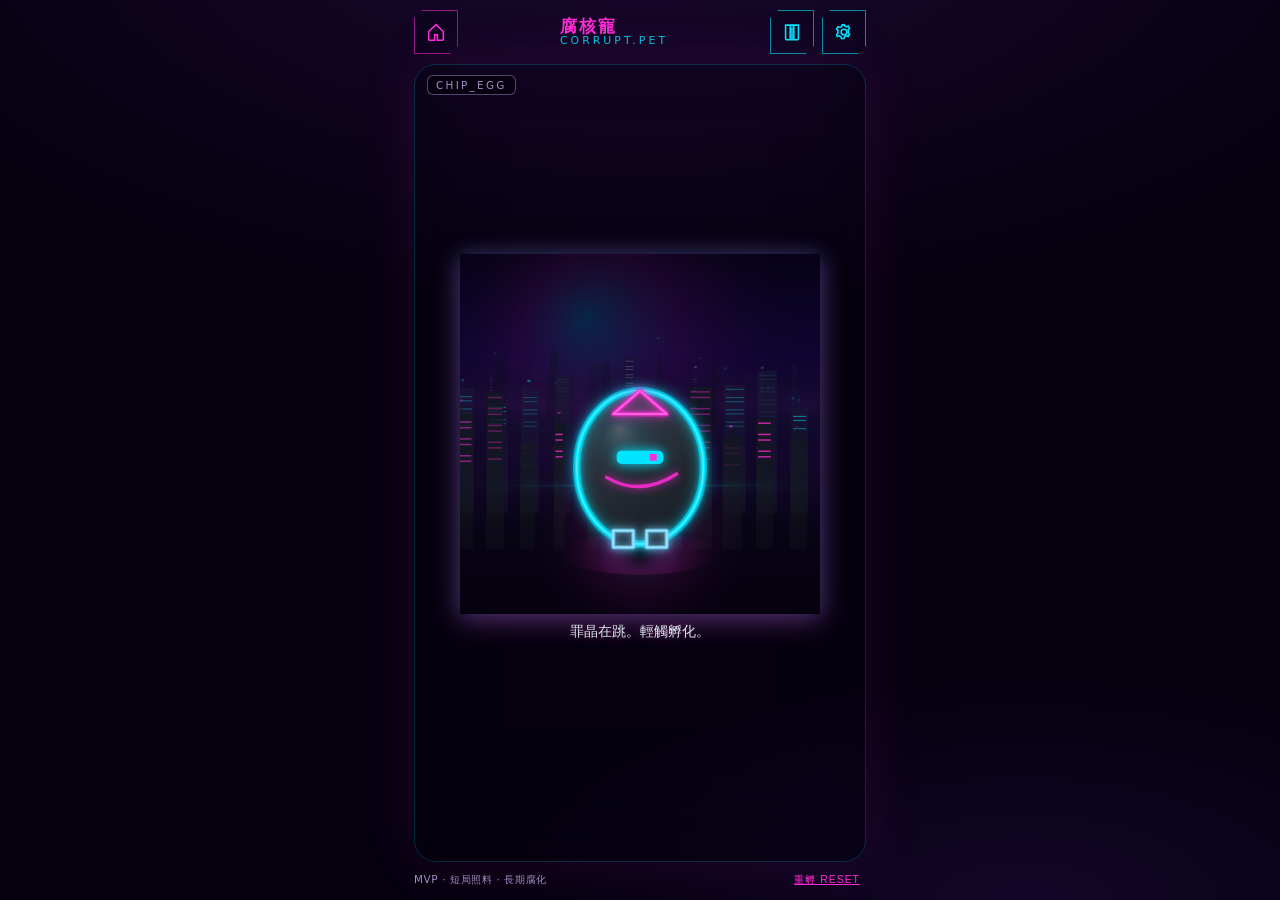
<file: index.html>
<!DOCTYPE html>
<html lang="zh-Hant-HK">
<head>
<meta charset="utf-8">
<meta name="viewport" content="width=device-width, initial-scale=1, maximum-scale=1, user-scalable=no, viewport-fit=cover">
<meta name="theme-color" content="#05010f">
<meta name="robots" content="noindex,nofollow">
<meta name="description" content="腐核寵 CORRUPT.PET — raise a cyber pet that gets worse. Cyber Hub MVP.">
<title>腐核寵 CORRUPT.PET</title>
<link rel="icon" href="data:image/svg+xml,%3Csvg xmlns='http://www.w3.org/2000/svg' viewBox='0 0 32 32'%3E%3Crect width='32' height='32' fill='%2305010f'/%3E%3Cpath d='M8 22 L16 6 L24 22 Z' fill='%231a1e28' stroke='%23ff2bd6' stroke-width='1.5'/%3E%3Ccircle cx='16' cy='16' r='2' fill='%2300e5ff'/%3E%3C/svg%3E">
<link rel="stylesheet" href="./css/game.css?v=0.1.3b">
</head>
<body>
<div id="app">
  <header class="topbar">
    <button type="button" class="ibar" id="btn-home" aria-label="返回主頁">
      <svg viewBox="0 0 24 24" aria-hidden="true"><path d="M4 11.5L12 4l8 7.5V20a1 1 0 0 1-1 1h-5.5v-6h-3v6H5a1 1 0 0 1-1-1v-8.5z"/></svg>
    </button>
    <div class="brand">
      <span class="brand-zh">腐核寵</span>
      <span class="brand-en">CORRUPT.PET</span>
    </div>
    <div class="top-actions">
      <button type="button" class="ibar" id="btn-howto" aria-label="玩法說明">
        <svg viewBox="0 0 24 24" aria-hidden="true"><path d="M5 4.5h6.5A2.5 2.5 0 0 1 14 7v13.5H7A2 2 0 0 1 5 18.5v-14zM19 4.5h-6.5A2.5 2.5 0 0 0 10 7v13.5h7A2 2 0 0 0 19 18.5v-14z"/><path d="M12 7.2v13"/></svg>
      </button>
      <button type="button" class="ibar" id="btn-gear" aria-label="設定">
        <svg viewBox="0 0 24 24" aria-hidden="true"><circle cx="12" cy="12" r="3.1"/><path d="M12 3.4l.7 2.1a6.8 6.8 0 0 1 1.9.8l2.1-.8 1.4 2.4-1.6 1.5c.2.6.3 1.2.3 1.8s-.1 1.2-.3 1.8l1.6 1.5-1.4 2.4-2.1-.8a6.8 6.8 0 0 1-1.9.8l-.7 2.1h-2.8l-.7-2.1a6.8 6.8 0 0 1-1.9-.8l-2.1.8L3.9 15l1.6-1.5A6.8 6.8 0 0 1 5.2 12c0-.6.1-1.2.3-1.8L3.9 8.7 5.3 6.3l2.1.8a6.8 6.8 0 0 1 1.9-.8l.7-2.1H12z"/></svg>
      </button>
    </div>
  </header>

  <main class="stage">
    <canvas id="pet" width="360" height="360" aria-label="pet silhouette"></canvas>
    <div id="form-tag" class="form-tag">CHIP_EGG</div>
    <p id="status" class="status" aria-live="polite">罪晶在跳。輕觸孵化。</p>
  </main>

  <section id="meters" class="meters hidden" aria-label="care meters">
    <div class="meter" data-key="hunger"><span class="m-label">飢餓</span><div class="m-track"><i></i></div><span class="m-val">0</span></div>
    <div class="meter" data-key="stability"><span class="m-label">穩定</span><div class="m-track"><i></i></div><span class="m-val">0</span></div>
    <div class="meter" data-key="heat"><span class="m-label">熱</span><div class="m-track"><i></i></div><span class="m-val">0</span></div>
    <div class="meter" data-key="loyalty"><span class="m-label">忠誠</span><div class="m-track"><i></i></div><span class="m-val">0</span></div>
    <div class="meter" data-key="glitch"><span class="m-label">毛刺</span><div class="m-track"><i></i></div><span class="m-val">0</span></div>
  </section>

  <nav id="actions" class="actions hidden" aria-label="care actions">
    <button type="button" data-act="feed">餵食<span>FEED</span></button>
    <button type="button" data-act="neglect">忽視<span>NEGLECT</span></button>
    <button type="button" data-act="inject">注入<span>INJECT</span></button>
    <button type="button" data-act="jackin">插線<span>JACK-IN</span></button>
    <button type="button" data-act="punish">懲罰<span>PUNISH</span></button>
  </nav>

  <footer class="foot">
    <span id="hint">MVP · 短局照料 · 長期腐化</span>
    <button type="button" id="btn-reset" class="linkish">重孵 RESET</button>
  </footer>
</div>

<div id="jackin-modal" class="modal hidden" role="dialog" aria-modal="true" aria-labelledby="jackin-title">
  <div class="modal-card">
    <h2 id="jackin-title">插線 JACK-IN</h2>
    <p id="jackin-copy">在亮區放開。</p>
    <div class="jack-track" id="jack-track">
      <div class="jack-zone" id="jack-zone"></div>
      <div class="jack-needle" id="jack-needle"></div>
    </div>
    <button type="button" id="jack-tap" class="neon-btn">鎖定 LOCK</button>
    <button type="button" id="jack-cancel" class="ghost-btn">中止</button>
  </div>
</div>

<div id="melt-modal" class="modal hidden" role="dialog" aria-modal="true">
  <div class="modal-card danger">
    <h2 id="melt-title">熔毀 MELT</h2>
    <p id="melt-copy">焦黑晶渣。還要再養一隻更壞的嗎？</p>
    <button type="button" id="btn-rehatch" class="neon-btn">重孵 RE-HATCH</button>
  </div>
</div>

<div id="sheet-howto" class="sheet hidden" role="dialog" aria-modal="true">
  <div class="sheet-card">
    <h2 id="howto-title">玩法</h2>
    <p id="howto-copy"></p>
    <button type="button" id="howto-close" class="neon-btn">知道啦</button>
  </div>
</div>
<div id="sheet-gear" class="sheet hidden" role="dialog" aria-modal="true">
  <div class="sheet-card">
    <h2>設定</h2>
    <div class="top-actions">
      <button type="button" id="btn-lang" class="chip" aria-label="Language">中 / EN</button>
      <button type="button" id="btn-mute" class="chip" aria-pressed="false">♪</button>
    </div>
    <button type="button" id="gear-close" class="ghost-btn">關閉</button>
    <a class="linkish privacy-link" href="./privacy.html">私隱 PRIVACY</a>
  </div>
</div>

<script type="module" src="./js/main.js?v=0.1.4"></script>
</body>
</html>
</file>
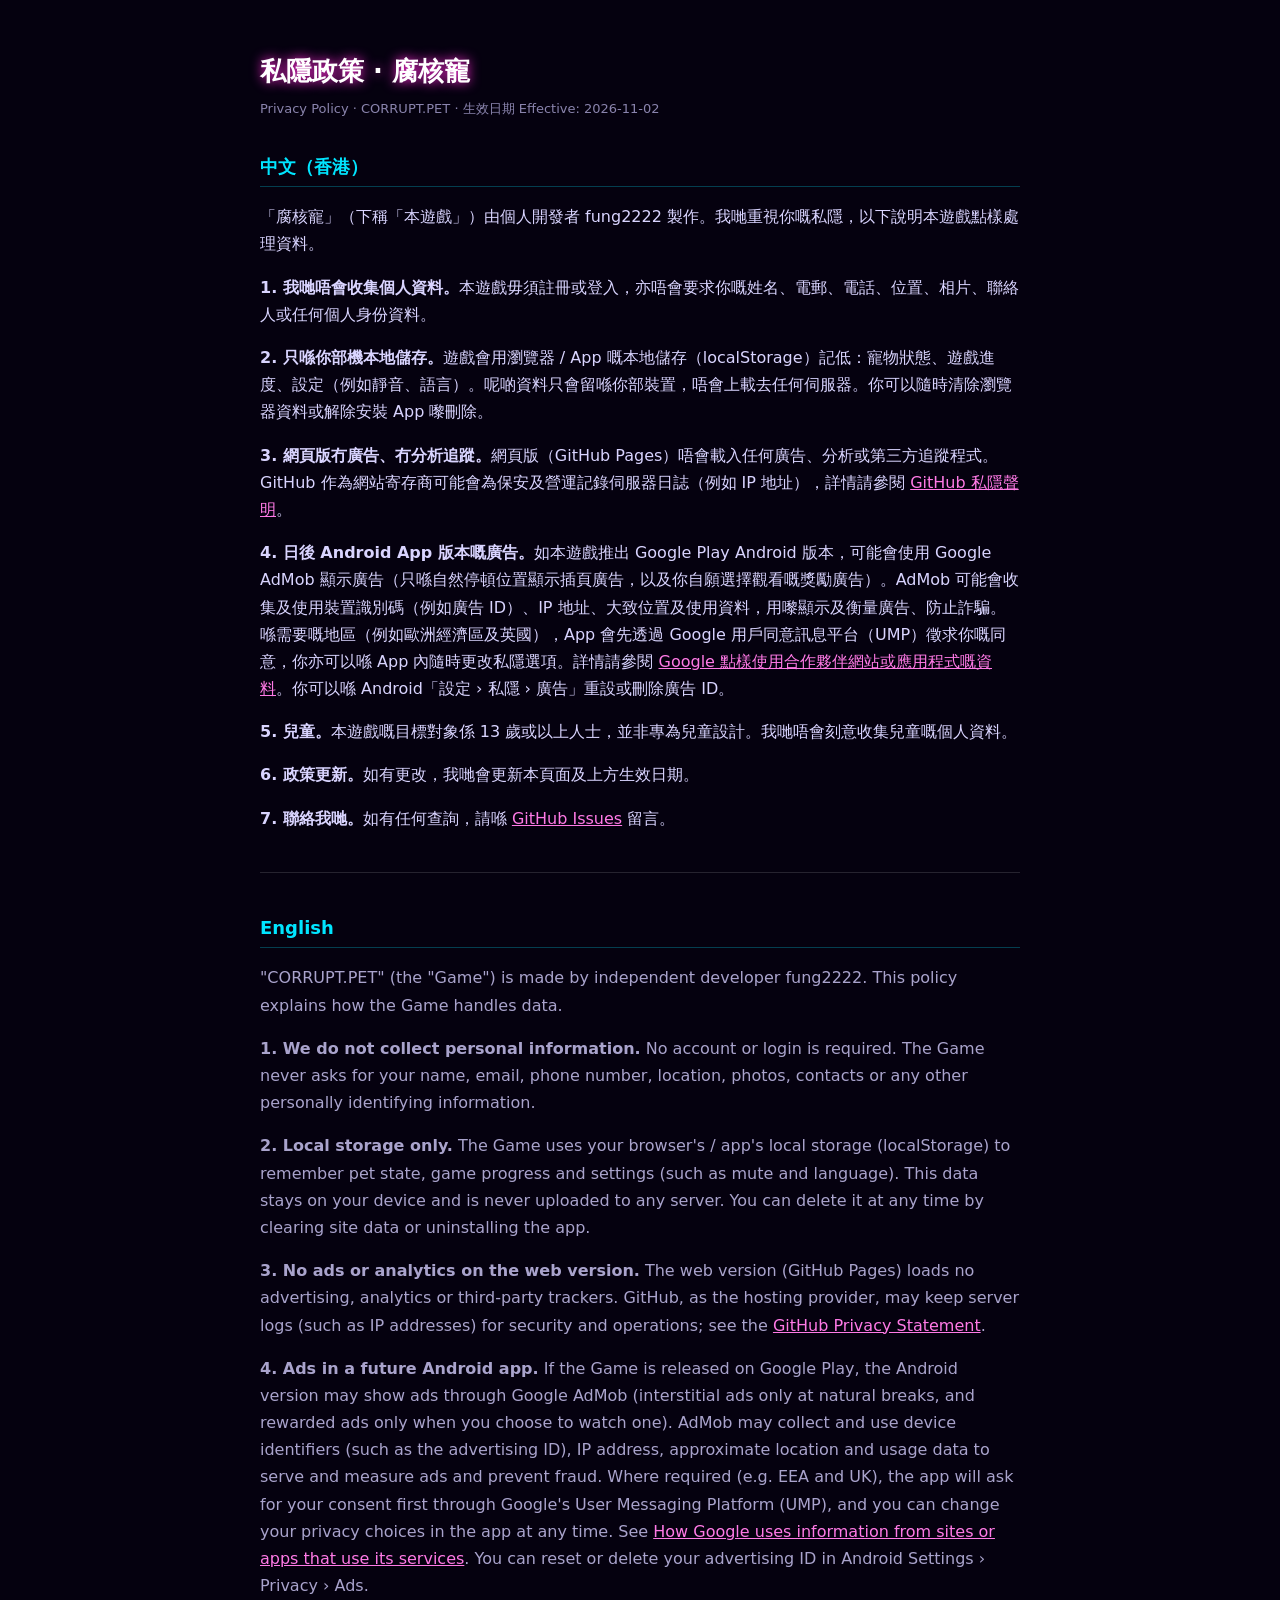
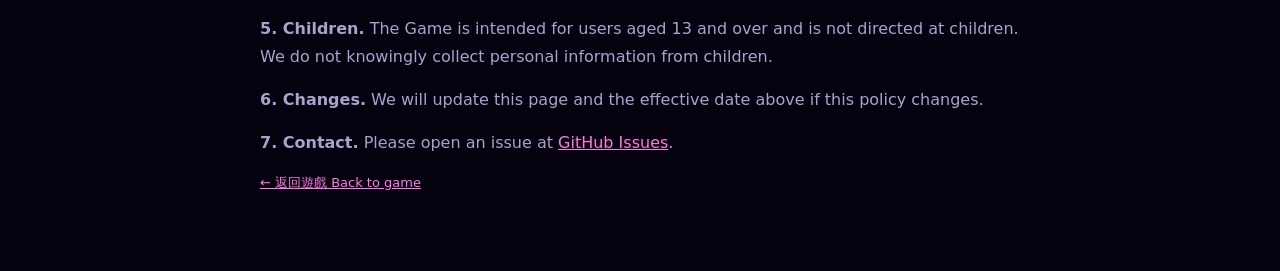
<file: privacy.html>
<!DOCTYPE html>
<html lang="zh-Hant-HK">
<head>
<meta charset="utf-8">
<meta name="viewport" content="width=device-width, initial-scale=1">
<meta name="robots" content="noindex,nofollow">
<title>私隱政策 Privacy Policy · 腐核寵 CORRUPT.PET</title>
<style>
  body { margin: 0; background: #05010f; color: #d9d4ff; font: 16px/1.7 system-ui, -apple-system, "Noto Sans TC", "PingFang HK", sans-serif; }
  main { max-width: 760px; margin: 0 auto; padding: 32px 20px 64px; }
  h1 { color: #fff; font-size: 26px; text-shadow: 0 0 12px #ff2bd6; margin-bottom: 4px; }
  h2 { color: #00e5ff; font-size: 18px; margin-top: 32px; border-bottom: 1px solid #00e5ff44; padding-bottom: 4px; }
  .en { color: #a9a3cc; }
  a { color: #ff7ae6; }
  .meta { color: #8a84ad; font-size: 13px; }
  hr { border: 0; border-top: 1px solid #ffffff22; margin: 40px 0; }
</style>
</head>
<body>
<main>
<h1>私隱政策 · 腐核寵</h1>
<div class="meta">Privacy Policy · CORRUPT.PET · 生效日期 Effective: 2026-11-02</div>

<h2>中文（香港）</h2>
<p>「腐核寵」（下稱「本遊戲」）由個人開發者 fung2222 製作。我哋重視你嘅私隱，以下說明本遊戲點樣處理資料。</p>
<p><b>1. 我哋唔會收集個人資料。</b>本遊戲毋須註冊或登入，亦唔會要求你嘅姓名、電郵、電話、位置、相片、聯絡人或任何個人身份資料。</p>
<p><b>2. 只喺你部機本地儲存。</b>遊戲會用瀏覽器 / App 嘅本地儲存（localStorage）記低：寵物狀態、遊戲進度、設定（例如靜音、語言）。呢啲資料只會留喺你部裝置，唔會上載去任何伺服器。你可以隨時清除瀏覽器資料或解除安裝 App 嚟刪除。</p>
<p><b>3. 網頁版冇廣告、冇分析追蹤。</b>網頁版（GitHub Pages）唔會載入任何廣告、分析或第三方追蹤程式。GitHub 作為網站寄存商可能會為保安及營運記錄伺服器日誌（例如 IP 地址），詳情請參閱 <a href="https://docs.github.com/site-policy/privacy-policies/github-general-privacy-statement">GitHub 私隱聲明</a>。</p>
<p><b>4. 日後 Android App 版本嘅廣告。</b>如本遊戲推出 Google Play Android 版本，可能會使用 Google AdMob 顯示廣告（只喺自然停頓位置顯示插頁廣告，以及你自願選擇觀看嘅獎勵廣告）。AdMob 可能會收集及使用裝置識別碼（例如廣告 ID）、IP 地址、大致位置及使用資料，用嚟顯示及衡量廣告、防止詐騙。喺需要嘅地區（例如歐洲經濟區及英國），App 會先透過 Google 用戶同意訊息平台（UMP）徵求你嘅同意，你亦可以喺 App 內隨時更改私隱選項。詳情請參閱 <a href="https://policies.google.com/technologies/partner-sites">Google 點樣使用合作夥伴網站或應用程式嘅資料</a>。你可以喺 Android「設定 › 私隱 › 廣告」重設或刪除廣告 ID。</p>
<p><b>5. 兒童。</b>本遊戲嘅目標對象係 13 歲或以上人士，並非專為兒童設計。我哋唔會刻意收集兒童嘅個人資料。</p>
<p><b>6. 政策更新。</b>如有更改，我哋會更新本頁面及上方生效日期。</p>
<p><b>7. 聯絡我哋。</b>如有任何查詢，請喺 <a href="https://github.com/fung2222/corrupt-pet/issues">GitHub Issues</a> 留言。</p>

<hr>
<h2>English</h2>
<div class="en">
<p>"CORRUPT.PET" (the "Game") is made by independent developer fung2222. This policy explains how the Game handles data.</p>
<p><b>1. We do not collect personal information.</b> No account or login is required. The Game never asks for your name, email, phone number, location, photos, contacts or any other personally identifying information.</p>
<p><b>2. Local storage only.</b> The Game uses your browser's / app's local storage (localStorage) to remember pet state, game progress and settings (such as mute and language). This data stays on your device and is never uploaded to any server. You can delete it at any time by clearing site data or uninstalling the app.</p>
<p><b>3. No ads or analytics on the web version.</b> The web version (GitHub Pages) loads no advertising, analytics or third-party trackers. GitHub, as the hosting provider, may keep server logs (such as IP addresses) for security and operations; see the <a href="https://docs.github.com/site-policy/privacy-policies/github-general-privacy-statement">GitHub Privacy Statement</a>.</p>
<p><b>4. Ads in a future Android app.</b> If the Game is released on Google Play, the Android version may show ads through Google AdMob (interstitial ads only at natural breaks, and rewarded ads only when you choose to watch one). AdMob may collect and use device identifiers (such as the advertising ID), IP address, approximate location and usage data to serve and measure ads and prevent fraud. Where required (e.g. EEA and UK), the app will ask for your consent first through Google's User Messaging Platform (UMP), and you can change your privacy choices in the app at any time. See <a href="https://policies.google.com/technologies/partner-sites">How Google uses information from sites or apps that use its services</a>. You can reset or delete your advertising ID in Android Settings › Privacy › Ads.</p>
<p><b>5. Children.</b> The Game is intended for users aged 13 and over and is not directed at children. We do not knowingly collect personal information from children.</p>
<p><b>6. Changes.</b> We will update this page and the effective date above if this policy changes.</p>
<p><b>7. Contact.</b> Please open an issue at <a href="https://github.com/fung2222/corrupt-pet/issues">GitHub Issues</a>.</p>
</div>
<p class="meta"><a href="./">← 返回遊戲 Back to game</a></p>
</main>
</body>
</html>
</file>
<file: css/game.css>
:root {
  --bg: #05010f;
  --gun-deep: #1a1e28;
  --gun-mid: #2a303a;
  --cyan: #00e5ff;
  --cyan-soft: #7ad7ff;
  --magenta: #ff2bd6;
  --alert: #ff3b5c;
  --toxic: #7cff3a;
  --purple: #9a93bf;
  --white-cyan: #e8ffff;
  --safe: #00e5ff;
  --danger: #ff3b5c;
  --font: ui-sans-serif, system-ui, "PingFang HK", "Noto Sans TC", sans-serif;
}

* { box-sizing: border-box; -webkit-tap-highlight-color: transparent; }
html, body {
  margin: 0; height: 100%; background: var(--bg); color: var(--white-cyan);
  font-family: var(--font); overflow: hidden;
}
body {
  background:
    radial-gradient(120% 80% at 50% -10%, #1a0830 0%, transparent 55%),
    radial-gradient(80% 50% at 80% 100%, #120628 0%, transparent 50%),
    var(--bg);
}

#app {
  max-width: 480px; margin: 0 auto; min-height: 100%;
  min-height: 100dvh; display: flex; flex-direction: column;
  padding: max(10px, env(safe-area-inset-top)) 14px max(12px, env(safe-area-inset-bottom));
  gap: 10px;
}

.topbar {
  display: flex; align-items: center; justify-content: space-between;
  min-height: 44px; gap: 8px;
}
.top-actions { display: flex; gap: 8px; align-items: center; flex: 0 0 auto; }
.brand { display: flex; flex-direction: column; line-height: 1.1; min-width: 0; }
.brand-zh { font-weight: 700; letter-spacing: 0.12em; color: var(--magenta); font-size: 1.05rem; }
.brand-en { font-size: 0.68rem; letter-spacing: 0.28em; color: var(--cyan); opacity: 0.85; }
.ibar {
  width: 44px; height: 44px; min-width: 44px; padding: 9px; margin: 0;
  display: inline-flex; align-items: center; justify-content: center;
  background: rgba(10,4,30,.55);
  border: 1px solid color-mix(in srgb, var(--cyan) 60%, transparent);
  box-shadow: 0 0 10px color-mix(in srgb, var(--cyan) 35%, transparent);
  clip-path: polygon(8px 0, 100% 0, 100% calc(100% - 8px), calc(100% - 8px) 100%, 0 100%, 0 8px);
  cursor: pointer; color: var(--cyan);
}
#btn-home { border-color: color-mix(in srgb, var(--magenta) 55%, transparent); color: var(--magenta); }
.ibar svg { width: 22px; height: 22px; fill: none; stroke: currentColor; stroke-width: 1.7; }
.sheet {
  position: fixed; inset: 0; z-index: 40;
  display: flex; align-items: center; justify-content: center;
  background: rgba(5,1,15,.72); padding: 18px;
}
.sheet.hidden { display: none; }
.sheet-card {
  width: min(420px, 94vw); background: #12081c; border: 1px solid color-mix(in srgb, var(--cyan) 40%, transparent);
  padding: 18px; display: flex; flex-direction: column; gap: 12px;
}
.sheet-card h2 { margin: 0; font-size: 1.4rem; letter-spacing: 0.08em; }
.sheet-card p { margin: 0; line-height: 1.55; color: var(--cyan-soft); }
.chip {
  border: 1px solid color-mix(in srgb, var(--cyan) 45%, transparent);
  background: color-mix(in srgb, var(--gun-deep) 85%, black);
  color: var(--cyan-soft); border-radius: 999px; padding: 6px 10px;
  font-size: 0.72rem; letter-spacing: 0.08em; cursor: pointer;
}
.chip[aria-pressed="true"] { border-color: var(--magenta); color: var(--magenta); }

.stage {
  position: relative; flex: 1; min-height: 300px;
  display: grid; place-items: center; align-content: center; gap: 8px;
  /* soft viewport frame — depth comes from canvas cityscape, not a hard plaque */
  background: transparent;
  border: 1px solid color-mix(in srgb, var(--cyan) 18%, transparent);
  border-radius: 22px;
  box-shadow:
    0 0 60px color-mix(in srgb, var(--magenta) 10%, transparent),
    inset 0 -40px 80px color-mix(in srgb, var(--bg) 55%, transparent);
  overflow: hidden;
}
#pet {
  width: min(72vw, 320px); height: auto; max-height: 42vh;
  touch-action: manipulation; cursor: pointer;
  filter: drop-shadow(0 6px 14px color-mix(in srgb, var(--magenta) 32%, transparent)) drop-shadow(0 0 10px color-mix(in srgb, var(--cyan) 22%, transparent));
}
.form-tag {
  position: absolute; top: 10px; left: 12px;
  font-size: 0.65rem; letter-spacing: 0.22em; color: var(--purple);
  border: 1px solid color-mix(in srgb, var(--purple) 50%, transparent);
  padding: 3px 8px; border-radius: 6px; background: rgba(5,1,15,0.72); backdrop-filter: blur(4px);
}
.status {
  margin: 0 14px 12px; text-align: center; min-height: 2.6em;
  font-size: 0.9rem; color: var(--white-cyan); opacity: 0.92;
  text-shadow: 0 0 10px color-mix(in srgb, var(--magenta) 35%, transparent);
}

.meters {
  display: grid; gap: 7px;
  background: color-mix(in srgb, var(--gun-deep) 90%, black);
  border: 1px solid color-mix(in srgb, var(--gun-mid) 80%, var(--cyan));
  border-radius: 14px; padding: 10px 12px;
}
.meters.hidden, .actions.hidden, .modal.hidden { display: none !important; }
.meter { display: grid; grid-template-columns: 48px 1fr 32px; align-items: center; gap: 8px; }
.m-label { font-size: 0.68rem; letter-spacing: 0.08em; color: var(--purple); }
.m-track {
  height: 8px; border-radius: 999px; background: #0b0716;
  border: 1px solid color-mix(in srgb, var(--gun-mid) 70%, transparent); overflow: hidden;
}
.m-track i {
  display: block; height: 100%; width: 0%;
  background: linear-gradient(90deg, var(--safe), var(--cyan-soft));
  box-shadow: 0 0 8px color-mix(in srgb, var(--safe) 60%, transparent);
  transition: width 0.25s ease, background 0.2s ease, box-shadow 0.2s ease;
}
.meter.danger .m-track i {
  background: linear-gradient(90deg, var(--alert), #ff7a90);
  box-shadow: 0 0 10px color-mix(in srgb, var(--alert) 70%, transparent);
  animation: pulse 0.7s ease-in-out infinite alternate;
}
.m-val { font-size: 0.7rem; text-align: right; color: var(--cyan-soft); font-variant-numeric: tabular-nums; }
@keyframes pulse { from { filter: brightness(1); } to { filter: brightness(1.35); } }

.actions {
  display: grid; grid-template-columns: repeat(5, 1fr); gap: 6px;
}
.actions button {
  appearance: none; border: 1px solid color-mix(in srgb, var(--cyan) 35%, transparent);
  background: linear-gradient(180deg, #222833, #12151c);
  color: var(--white-cyan); border-radius: 12px;
  padding: 10px 4px; font-size: 0.78rem; font-weight: 700;
  letter-spacing: 0.04em; cursor: pointer;
  display: flex; flex-direction: column; align-items: center; gap: 2px;
  min-height: 52px;
}
.actions button span {
  font-size: 0.55rem; font-weight: 600; letter-spacing: 0.12em; color: var(--cyan); opacity: 0.8;
}
.actions button:active { transform: translateY(1px); border-color: var(--magenta); }
.actions button:disabled { opacity: 0.35; pointer-events: none; }

.foot {
  display: flex; justify-content: space-between; align-items: center;
  font-size: 0.65rem; color: var(--purple); letter-spacing: 0.06em;
}
.linkish {
  background: none; border: none; color: var(--magenta); cursor: pointer;
  font-size: 0.65rem; letter-spacing: 0.1em; text-decoration: underline;
}
.privacy-link { display: inline-block; margin-top: 12px; }

.modal {
  position: fixed; inset: 0; z-index: 40;
  background: rgba(5,1,15,0.78); display: grid; place-items: center; padding: 18px;
}
.modal-card {
  width: min(92vw, 360px); background: var(--gun-deep);
  border: 1px solid color-mix(in srgb, var(--cyan) 40%, transparent);
  border-radius: 16px; padding: 18px; text-align: center;
  box-shadow: 0 0 40px color-mix(in srgb, var(--magenta) 25%, transparent);
}
.modal-card.danger { border-color: var(--alert); }
.modal-card h2 {
  margin: 0 0 8px; font-size: 1.1rem; letter-spacing: 0.18em; color: var(--cyan);
}
.modal-card.danger h2 { color: var(--alert); }
.modal-card p { margin: 0 0 14px; color: var(--white-cyan); opacity: 0.9; font-size: 0.9rem; }

.jack-track {
  position: relative; height: 28px; margin: 12px 0 16px;
  background: #0a0614; border-radius: 999px;
  border: 1px solid color-mix(in srgb, var(--gun-mid) 80%, var(--cyan));
  overflow: hidden;
}
.jack-zone {
  position: absolute; top: 0; bottom: 0; width: 18%;
  left: 55%; background: color-mix(in srgb, var(--toxic) 35%, transparent);
  border-left: 1px solid var(--toxic); border-right: 1px solid var(--toxic);
}
.jack-needle {
  position: absolute; top: 2px; bottom: 2px; width: 4px; left: 0;
  background: var(--magenta);
  box-shadow: 0 0 10px var(--magenta);
}
.neon-btn, .ghost-btn {
  width: 100%; border-radius: 12px; padding: 12px; margin-top: 8px;
  font-weight: 800; letter-spacing: 0.14em; cursor: pointer;
}
.neon-btn {
  border: 1px solid var(--cyan); color: #05010f;
  background: linear-gradient(90deg, var(--cyan), var(--cyan-soft));
}
.ghost-btn {
  border: 1px solid color-mix(in srgb, var(--purple) 50%, transparent);
  background: transparent; color: var(--purple);
}

body.glitching .stage { animation: shake 0.12s linear infinite; }
@keyframes shake {
  0% { transform: translate(0,0); }
  25% { transform: translate(1px,-1px); }
  50% { transform: translate(-1px,1px); }
  75% { transform: translate(1px,1px); }
  100% { transform: translate(0,0); }
}

@media (max-width: 380px) {
  .actions { grid-template-columns: repeat(3, 1fr); }
  .actions button[data-act="punish"],
  .actions button[data-act="jackin"] { grid-column: span 1; }
}
</file>
